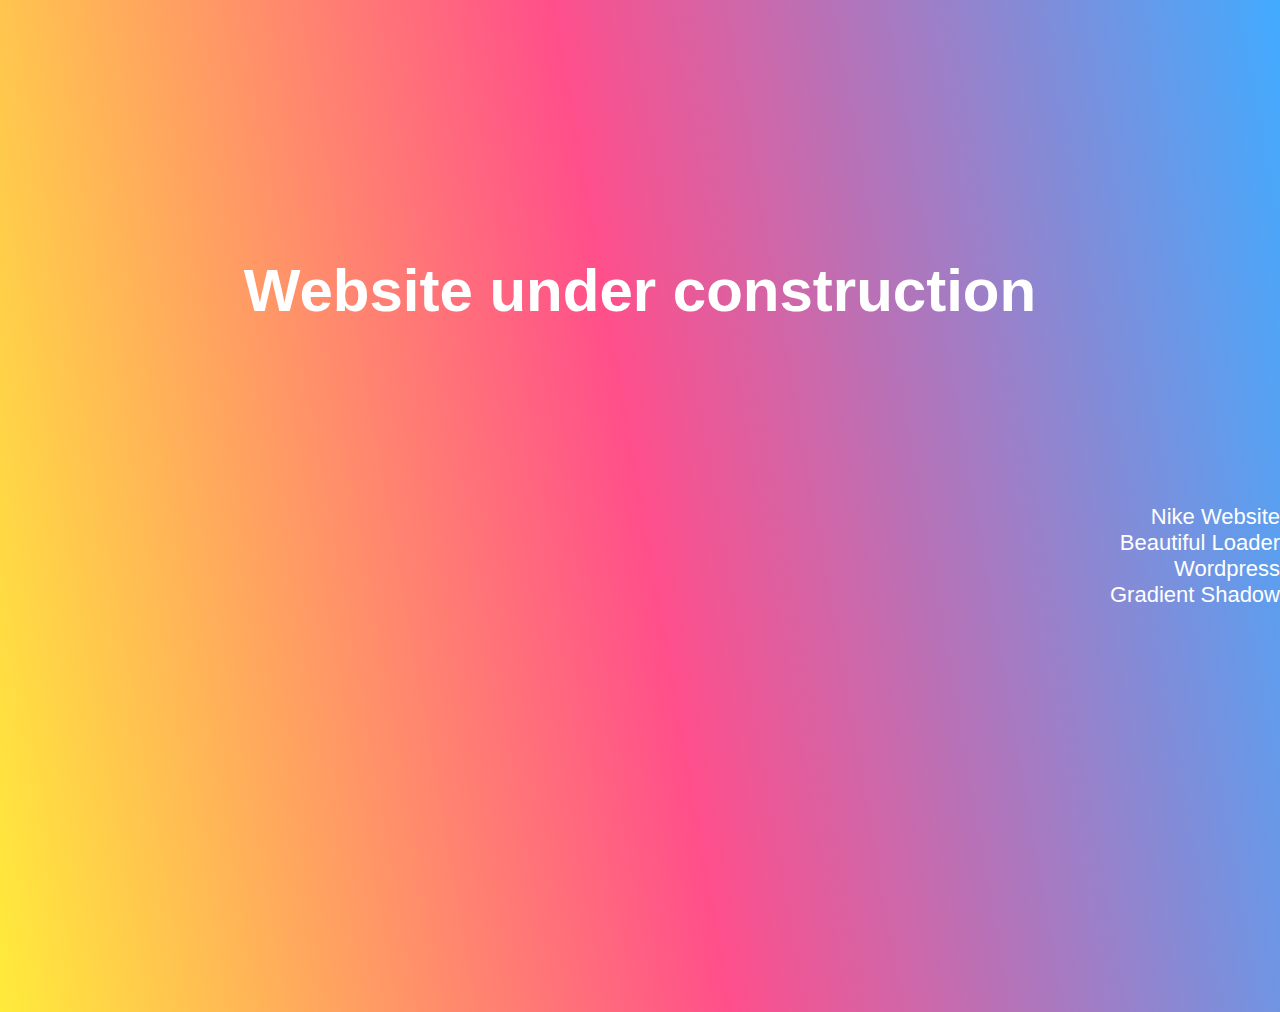
<file: index.html>
<!DOCTYPE html>
<html lang="en">

<head>
    <meta charset="UTF-8">
    <meta http-equiv="X-UA-Compatible" content="IE=edge">
    <meta name="viewport" content="width=device-width, initial-scale=1.0">
    <title>Sorry!</title>
    <link rel="stylesheet" href="index/style.css">
</head>

<body>
    <div>
        <H1 align="center">Website under construction</H1>
        <ul align="right" class="ul">
            <ol><a href="nike/index.html">Nike Website </a></ol>
            <ol><a href="bueautifulLoader/index.html">Beautiful Loader </a></ol>
            <ol><a href="wp/index.php">Wordpress </a></ol>
            <ol><a href="gradientshadow/index.html">Gradient Shadow </a></ol>
        </ul>
    </div>
</body>

</html>
</file>
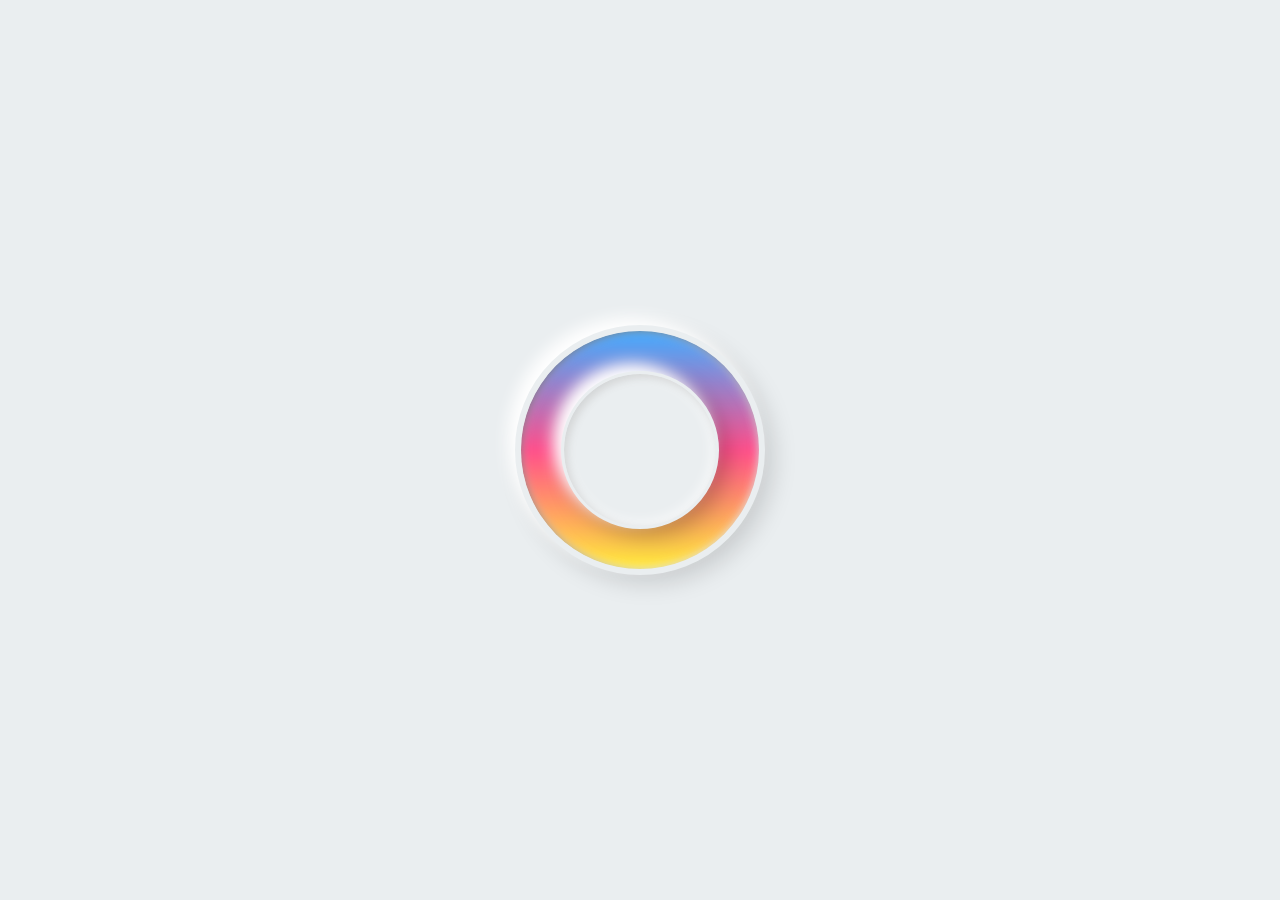
<file: bueautifulLoader/index.html>
<!DOCTYPE html>
<html lang="en">
<head>
    <meta charset="UTF-8">
    <meta http-equiv="X-UA-Compatible" content="IE=edge">
    <meta name="viewport" content="width=device-width, initial-scale=1.0">
    <title>Beautuful loader</title>
    <link rel="stylesheet" href="styles.css">
</head>
<body>
    <div class="loader">
        <span><i></i></span>
    </div>
</body>
</html>
</file>
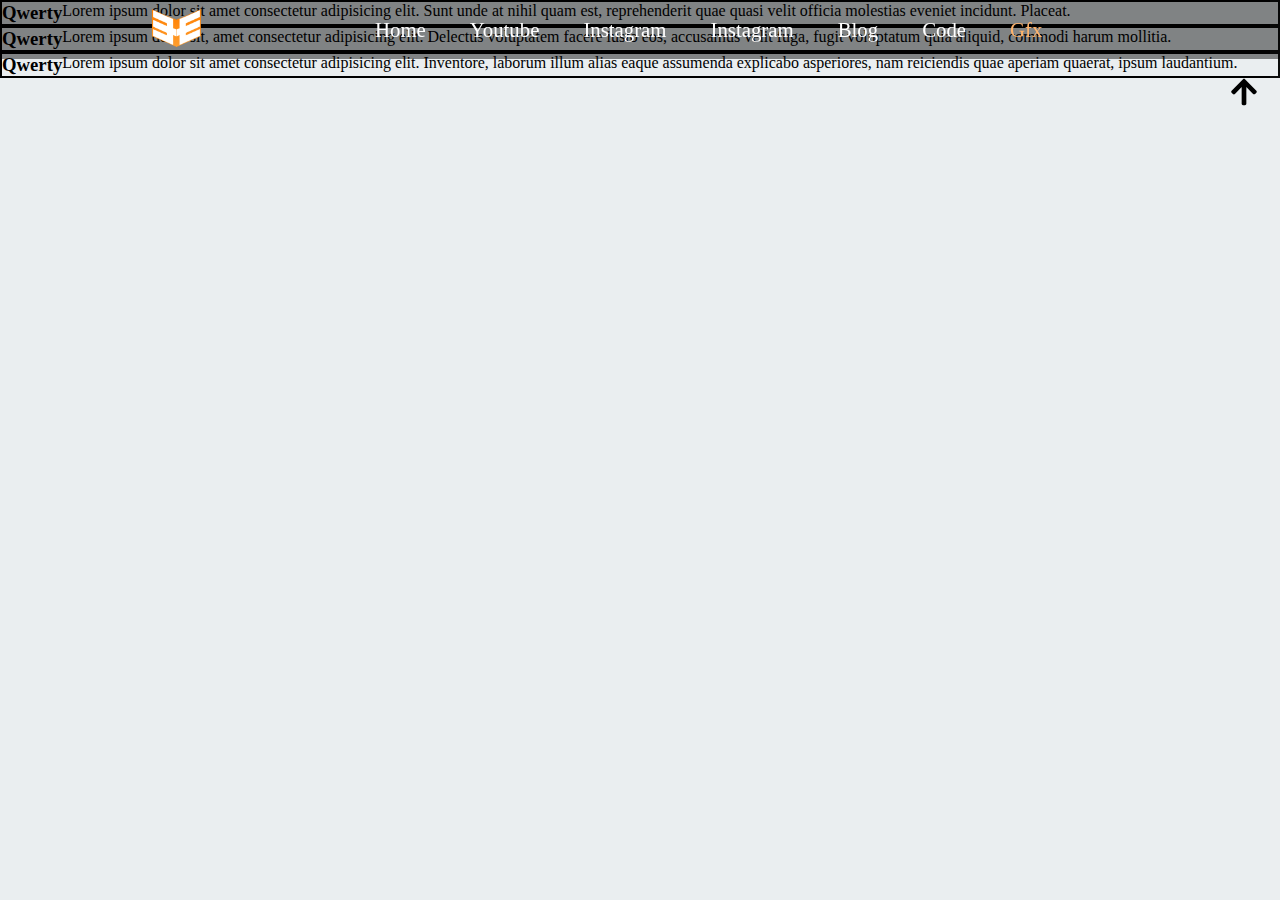
<file: gfx/index.html>
<!DOCTYPE html>
<html lang="en">

<head>
    <meta charset="UTF-8">
    <meta http-equiv="X-UA-Compatible" content="IE=edge">
    <meta name="viewport" content="width=device-width, initial-scale=1.0">
    <title>gFx - eH / GFX</title>
    <link rel="stylesheet" href="style.css">
    <link rel="stylesheet" href="../css/common.css">
</head>

<body>
    <nav id="navbar">
        <div id="logo">
            <img src="../img/logo.png" alt="Editing hero">
        </div>
        <ul>
            <li class="item"><a href="../index.html">Home</a></li>
            <li class="item"><a href="https://www.youtube.com/channel/UCS0dCdgMiThpUl1reVovdMw"
                target="_blank">Youtube</a></li>
            <li class="item"><a href="https://www.instagram.com/editing.hero/" target="_blank">Instagram</a></li>
            <li class="item"><a href="#">Instagram</a></li>
            <li class="item"><a href="../blog/index.html">Blog</a></li>
            <li class="item"><a href="../code/index.html" target="_blank">Code</a></li>
            <li class="item"><a class="active" href="index.html">Gfx</a></li>
        </ul>
    </nav>

    <div class="container">
        <div class="section1">
            <div id="box1" class="box">
                <h3>Qwerty</h3>
                <p>Lorem ipsum dolor sit amet consectetur adipisicing elit. Sunt unde at nihil quam est, reprehenderit
                    quae quasi velit officia molestias eveniet incidunt. Placeat.
                </p>
            </div>
            <div id="box2" class="box">
                <h3>Qwerty</h3>
                <p>Lorem ipsum dolor sit, amet consectetur adipisicing elit. Delectus voluptatem facere iusto eos,
                    accusamus velit fuga, fugit voluptatum quia aliquid, commodi harum mollitia.</p>
            </div>
            <div id="box3" class="box">

                <h3>Qwerty</h3>
                <p>Lorem ipsum dolor sit amet consectetur adipisicing elit. Inventore, laborum illum alias eaque
                    assumenda explicabo asperiores, nam reiciendis quae aperiam quaerat, ipsum laudantium.</p>
            </div>
        </div>
    </div>
    <!-- back to top arrow -->
    <back-to-top>
        <a href="#hero"><img src="../img/arrow-up-solid.svg" alt="Back to top"></a>
    </back-to-top>
    <!-- back to top arrow -->

    <!-- progress bar not mine ©️online tutorils youtube -->
    <div id="scrollpath"></div>
    <div id="progressbar"></div>
    <!-- progress bar not mine ©️online tutorils youtube -->
    <script src="../js/index.js"></script>
</body>

</html>
</file>
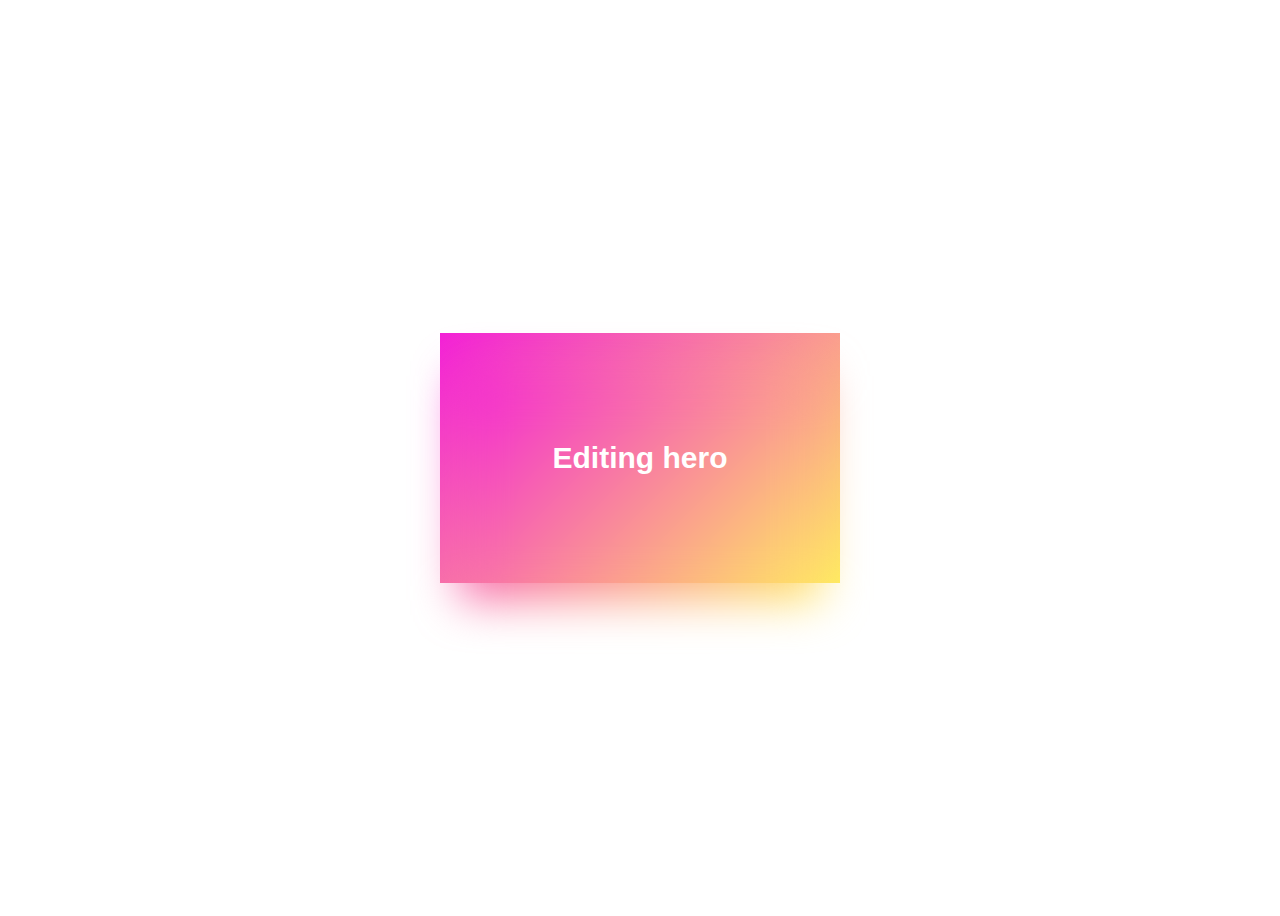
<file: gradientshadow/index.html>
<!DOCTYPE html>
<html lang="en">
<head>
    <meta charset="UTF-8">
    <title>Gradient Shadow</title>
    <link rel="stylesheet" href="style.css">
</head>
<body>
    <div class="card">
        <h2>Editing hero</h2>
    </div>
</body>
</html>
</file>
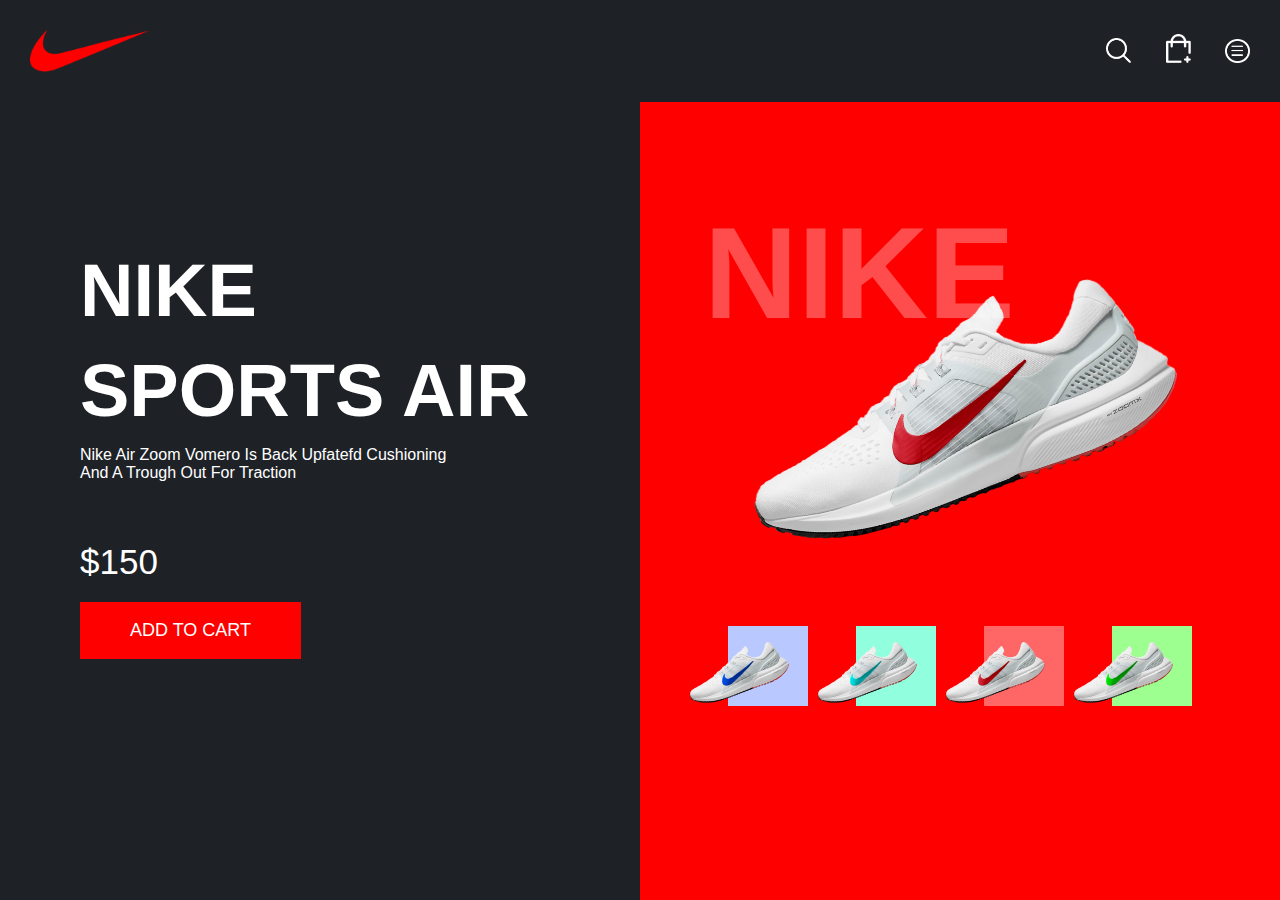
<file: nike/index.html>
<!DOCTYPE html>
<html lang="en">
<head>
    <meta charset="UTF-8">
    <meta http-equiv="X-UA-Compatible" content="IE=edge">
    <meta name="viewport" content="width=device-width, initial-scale=1.0">
    <title>Nike</title>
    <link rel="stylesheet" href="style.css">
</head>
<body>

    <div class="container">
        <nav>
            <img src="image/logo.png" alt="Nike" class="logo">
            <div class="nav-icon">
                <img src="image/search.png" alt="search">
                <img src="image/cart.png" alt="cart">
                <img src="image/menu.png" alt="menu">
            </div>
        </nav>

        <div class="row">
            <div class="col-1">
               <h1>NIKE <br> SPORTS AIR</h1>
               <p>Nike Air Zoom Vomero Is Back Upfatefd Cushioning <br> And A Trough Out For Traction </p>
               <h2>$150</h2>
               <button type="button">ADD TO CART</button>
            </div>
            <div class="col-2">
               <div class="feature-img">
                   <img src="image/nike.png" alt="nike">
               </div>
               <div class="small-img-row">
                   <div class="small-img">
                       <img src="image/nike-b.png">
                   </div>
                   <div class="small-img">
                    <img src="image/nike-s.png">
                   </div>
                   <div class="small-img">
                    <img src="image/nike.png">
                   </div>
                   <div class="small-img">
                    <img src="image/nike-g.png">
                   </div>
               </div>
               <h2>NIKE</h2>
            </div>
        </div>
    </div>


<script>
    alert('welcome to NIKE');
    alert('The Oder could not be proced due to Lockdown'); 
    alert('If you want is urgent contract your broker');
    alert('editinghero email:editinghero999@gmail.com Tel:+1333666999');
</script>


</body>
</html>
</file>
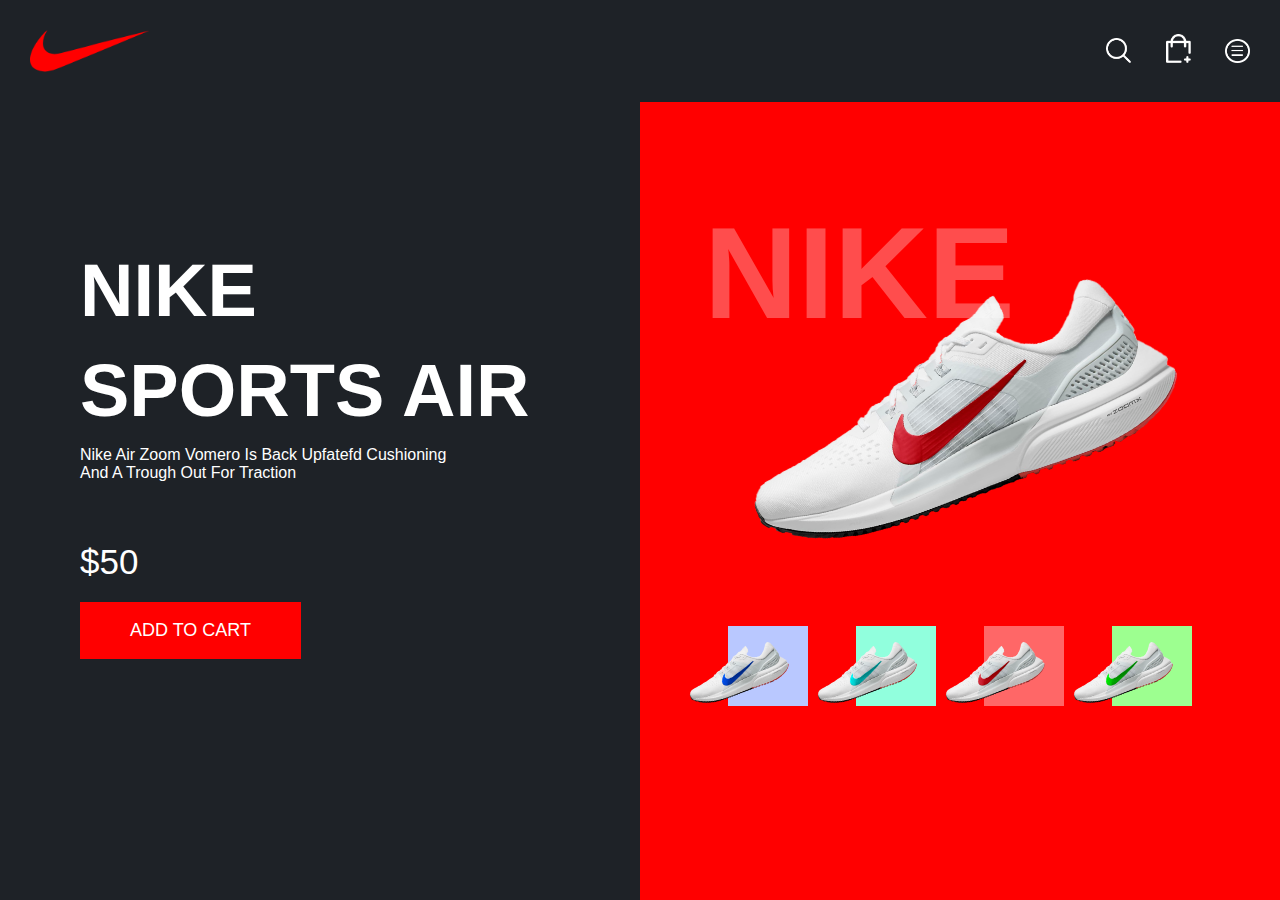
<file: code/nike/index.html>
<!DOCTYPE html>
<html lang="en">
<head>
    <meta charset="UTF-8">
    <meta http-equiv="X-UA-Compatible" content="IE=edge">
    <meta name="viewport" content="width=device-width, initial-scale=1.0">
    <title>Nike</title>
    <link rel="stylesheet" href="style.css">
</head>
<body>

    <div class="container">
        <nav>
            <img src="image/logo.png" alt="Nike" class="logo">
            <div class="nav-icon">
                <img src="image/search.png" alt="search">
                <img src="image/cart.png" alt="cart">
                <img src="image/menu.png" alt="menu">
            </div>
        </nav>

        <div class="row">
            <div class="col-1">
               <h1>NIKE <br> SPORTS AIR</h1>
               <p>Nike Air Zoom Vomero Is Back Upfatefd Cushioning <br> And A Trough Out For Traction </p>
               <h2>$50</h2>
               <button type="button"><a href="404.html">ADD TO CART</a></button>
            </div>
            <div class="col-2">
               <div class="feature-img">
                   <img src="image/nike.png" alt="nike">
               </div>
               <div class="small-img-row">
                   <div class="small-img">
                       <img src="image/nike-b.png">
                   </div>
                   <div class="small-img">
                    <img src="image/nike-s.png">
                   </div>
                   <div class="small-img">
                    <img src="image/nike.png">
                   </div>
                   <div class="small-img">
                    <img src="image/nike-g.png">
                   </div>
               </div>
               <h2>NIKE</h2>
            </div>
        </div>
    </div>


<script>
    alert('welcome to NIKE');
    alert('The Oder could not be proced due to Lockdown'); 
    alert('If you want is urgent contract your broker');
    alert('editinghero email:editinghero999@gmail.com Tel:+1333666999');
</script>


</body>
</html>
</file>
<file: index/style.css>
*
        {
            margin: 0;
            padding: 0;
            box-sizing: border-box;

        }
        body
        {
            background: linear-gradient(-100deg ,#42abff, #ff4f8b ,#ffeb3b);
            min-height: 84vh;
        }
        h1
        {
            color: #ffffff;
            margin-top: 20%;
            font-size: 60px;
            font-family: 'Segoe UI', Tahoma, Geneva, Verdana, sans-serif;
        }

        .ul
        {
            font-family:'Lucida Sans', 'Lucida Sans Regular', 'Lucida Grande', 'Lucida Sans Unicode', Geneva, Verdana, sans-serif;
            color: #ffffff;
            font-size: 22px;
            margin-top: 14%;
        }

        a{
            font-family:'Lucida Sans', 'Lucida Sans Regular', 'Lucida Grande', 'Lucida Sans Unicode', Geneva, Verdana, sans-serif;
            color: #ffffff;
            font-size: 22px;
            margin-top: 14%;
            text-decoration: none;
        }
</file>
<file: bueautifulLoader/styles.css>
*{
    margin: 0;
    padding: 0;
    box-sizing: border-box;
}

body{
    display: flex; 
    justify-content: center;
    align-items: center;
    min-height: 100vh;
    background: #eaeef0;
}
.loader{
    position: relative;
    display: flex;
    
}

.loader span{
    position: relative;
    width: 250px;
    height: 250px;
    background: #eaeef0;
    border: 6px solid #eaeef0;
    border-radius: 50%;
    overflow: hidden;
    box-shadow: -8px -8px 15px rgba(255,255,255,1), 
    8px 8px 25px rgba(0,0,0,0.15);
}

.loader span::before{
    content: '';
    position: absolute;
    inset: 0;
    border-radius: 50%;
    box-shadow: inset 10px 10px 20px rgba(0,0,0,0.5);
    inset: -5px -5px 15px rgba(255,255,255,1);
}
.loader span::after{
    content: '';
    position: absolute;
    inset: 40px;
    background: #eaeef0;
    border: 3px solid #eaeef0;
    border-radius: 50%;
    box-shadow: -8px -8px 15px rgba(255,255,255,1), 
    8px 8px 25px rgba(0,0,0,0.25),
    inset 3px 3px 10px rgba(0,0,0,0.15), 
    inset -1px -1px 15px rgba(255,255,255,1);
}
.loader span i
{ 
    position: absolute;
    inset: 0;
    border-radius: 50%;
    filter: blur(5px);
    background: linear-gradient(#42abff,#ff4f8b,#ffeb3b);
    animation: animate 1s linear infinite;
}

@keyframes animate
{
    0%{
        transform: rotate(0deg);
    }
    100%{
        transform: rotate(360deg);
    }
}
</file>
<file: gfx/style.css>
*{
 margin: 0;
 padding: 0;
}

html{
  background: #eaeef0;
}


.box{
  display: flex;
  
  border: 2px solid black;
}
</file>
<file: css/common.css>
*{
    margin: 0;
    padding: 0;
  }
  
  /* special tag  */
  a{
    text-decoration: none;
  }

  /* scrollbar  */
  ::-webkit-scrollbar{
    width: 0;
  }
  
  #scrollpath{
    position: fixed;
    top: 0;
    right: 0;
    width: 10px;
    height: 100%;
    background: rgba(255, 255, 255, 0.05);
  }
  
  #progressbar{
    position: fixed;
    top: 0;
    right: 0;
    width: 10px;
    border-radius: 30px;
    background: linear-gradient(to top, #008aff, #00ffee);
    animation: animate 5s linear infinite;
  }
  
  @keyframes animate {
    0%, 100%{
       filter: hue-rotate(0deg);
    }
    50%{
        filter: hue-rotate(360deg);
     }
  }
  
  #progressbar::before{
    content: '';
    position: absolute;
    top: 0;
    left: 0;
    width: 100%;
    height: 100%;
    background: linear-gradient(to top, #008aff, #00ffee);
    filter: blur(10px);
  }
  
  #progressbar::after{
    content: '';
    position: absolute;
    top: 0;
    left: 0;
    width: 100%;
    height: 100%;
    background: linear-gradient(to top, #008aff, #00ffee);
    filter: blur(30px);
  }

  #navbar{
    display: flex;
    align-items: center;
    position: fixed;
    width: 100vw;
    z-index: 10;
  }
  
  #navbar::before{
    content: '';
    background: rgba(0, 0, 0, 0.9);
    position: absolute;
    height: 100%;
    width: 100vw;
    z-index: -3;
    opacity: 0.5;
  
  }
  
  #navbar ul{
    display: flex;
    margin-bottom: 0;
  }
  
  #navbar ul li{
    color: white;
    list-style: none;
    font-size: 1.3rem;
    font-family: 'Baloo 2', cursive;
    font-weight: 400;
  
  }
  
  #navbar ul li a{
    color: white;
    padding: 0 22px;
    text-decoration: none;
    font-family: 'Baloo 2', cursive;
    font-weight: 333;
    transition: 0.7s;  
  
  }
  
  #navbar ul li a:hover{
    text-align: center;
    color: #ffb36b;
  } 
  
  #navbar ul .active{
    color: #ffb36b;
  }
  /* logo */
  
  #logo{
    margin: -1px 9px;
    transition: 0.4s;
  }
  
  #logo:hover{
    transform: translateY(3px);
  }
  
  #logo img{
    margin: -10px 129px;
    height: 77px;
  }
/* back to top  */

back-to-top{
  position: sticky;
  bottom: 25px;
  right: 25px;
  float: right;
  transition: 0.4s;
  width: 25px;
  height: 25px;
  z-index: 33;
}

back-to-top img{
  width: 30px;
  height: 30px;
  margin: -1px;
  transition: 0.4s;
}

back-to-top img:hover{
  transform: translateY(-5px);
}  

.btn-outline-danger{
  font-weight: 500;
}
</file>
<file: gradientshadow/style.css>
*
{
   font-family: Arial, Helvetica, sans-serif;
}

body
{
    display: flex;
    justify-content: center;
    align-items: center;
    min-height: 100vh;
}

.card{
    position: relative;
    width: 400px;
    height: 250px;
    display: flex;
    justify-content: center;
    align-items: center;
    background: linear-gradient(315deg,#ffec61,#f321d7);
}

.card::before{
    content: '';
    position: absolute;
    top: 0;
    left: 0;
    width: 100%;
    height: 100%;
    background: linear-gradient(315deg,#ffec61,#f321d7);
    filter: blur(25px);
    transform: translateY(30px) scale(0.9);
}

h2{
    position: relative;
    color: #fff;
    font-size: 30px;
}
</file>
<file: nike/style.css>
*{
    margin: 0;
    padding: 0;
    font-family: 'Poppins' , sans-serif;
    box-sizing: border-box;
}

.container{
    width: 100%;
    height: 100vh;
    background: #1e2227;
    color: #fff;
}

nav{
    display: flex;
    align-items: center;
    justify-content: space-between;
    padding: 30px;
    position: fixed;
    top: 0;
    width: 100%;
    background: #1e2227;
    z-index: 1;
}

.logo{
    width: 120px;
    cursor: pointer;
}

.nav-icon img{
    width: 25px;
    margin-left: 30px;
    cursor: pointer;
}

.row{
    height: 100%;
    width: 100%;
    display: flex;
    
}

.col-1 , .col-2{
    flex-basis: 50%;
    height: 100%;
    display: flex;
    justify-content: center;
    flex-direction: column;
}

.col-2{
    background: red;
    padding-top: 8%;
    position: relative;
}

.col-1{
    padding-left: 80px;
}

.col-1 h1{
    font-size: 74px;
    line-height: 100px;
    margin-bottom: 5px;
}

.col-1 h2{
    font-size: 35px;
    margin-top: 60px;
    font-weight: 500;
}

button{
    display: inline-block;
    width: fit-content;
    padding: 18px 50px;
    background: red;
    border: none;
    color: #fff;
    font-size: 18px;
    margin-top: 20px;
    cursor: pointer;
    transition: transform 0.5s;
}


.feature-img{
    width: 100%;
    text-align: center;
}

.feature-img img{
    width: 80%;
    transform: rotate(-20deg);
}

.small-img-row{
     display: flex;
     width: 80%;
     margin: 70px auto 0;
     align-items: center;
     justify-content: space-around;
}

.small-img{
    width: 80px;
    height: 80px;
    background: #ccc;

}

.small-img img{
    width: 120px;
    transform: translate(-50px , 20px ) rotate(-20deg);
}

.small-img:nth-child(1){
    background: #b9c8ff;
}
.small-img:nth-child(2){
    background: #91ffdd;
}
.small-img:nth-child(3){
    background: #ff6767;
}
.small-img:nth-child(4){
    background: #9dff90;
}

.col-2 h2{
   position: absolute;
   left: 10%;
   top: 22%;
   font-size: 130px;
   opacity: 0.3;
}

button:hover{
    background: #aa0505;
    transform: translateY(-5px);
}
</file>
<file: code/nike/style.css>
*{
    margin: 0;
    padding: 0;
    font-family: 'Poppins' , sans-serif;
    box-sizing: border-box;
}

.container{
    width: 100%;
    height: 100vh;
    background: #1e2227;
    color: #fff;
}

nav{
    display: flex;
    align-items: center;
    justify-content: space-between;
    padding: 30px;
    position: fixed;
    top: 0;
    width: 100%;
    background: #1e2227;
    z-index: 1;
}

.logo{
    width: 120px;
    cursor: pointer;
}

.nav-icon img{
    width: 25px;
    margin-left: 30px;
    cursor: pointer;
}

.row{
    height: 100%;
    width: 100%;
    display: flex;
    
}

.col-1 , .col-2{
    flex-basis: 50%;
    height: 100%;
    display: flex;
    justify-content: center;
    flex-direction: column;
}

.col-2{
    background: red;
    padding-top: 8%;
    position: relative;
}

.col-1{
    padding-left: 80px;
}

.col-1 h1{
    font-size: 74px;
    line-height: 100px;
    margin-bottom: 5px;
}

.col-1 h2{
    font-size: 35px;
    margin-top: 60px;
    font-weight: 500;
}

button{
    display: inline-block;
    width: fit-content;
    padding: 18px 50px;
    background: red;
    border: none;
    color: #fff;
    font-size: 18px;
    margin-top: 20px;
    cursor: pointer;
    transition: transform 0.5s;
}


.feature-img{
    width: 100%;
    text-align: center;
}

.feature-img img{
    width: 80%;
    transform: rotate(-20deg);
}

.small-img-row{
     display: flex;
     width: 80%;
     margin: 70px auto 0;
     align-items: center;
     justify-content: space-around;
}

.small-img{
    width: 80px;
    height: 80px;
    background: #ccc;

}

.small-img img{
    width: 120px;
    transform: translate(-50px , 20px ) rotate(-20deg);
}

.small-img:nth-child(1){
    background: #b9c8ff;
}
.small-img:nth-child(2){
    background: #91ffdd;
}
.small-img:nth-child(3){
    background: #ff6767;
}
.small-img:nth-child(4){
    background: #9dff90;
}

.col-2 h2{
   position: absolute;
   left: 10%;
   top: 22%;
   font-size: 130px;
   opacity: 0.3;
}

button:hover{
    background: #aa0505;
    transform: translateY(-5px);
}

a{
    text-decoration: none;
    color: #fff;
    font-size: 18px;
}
</file>
